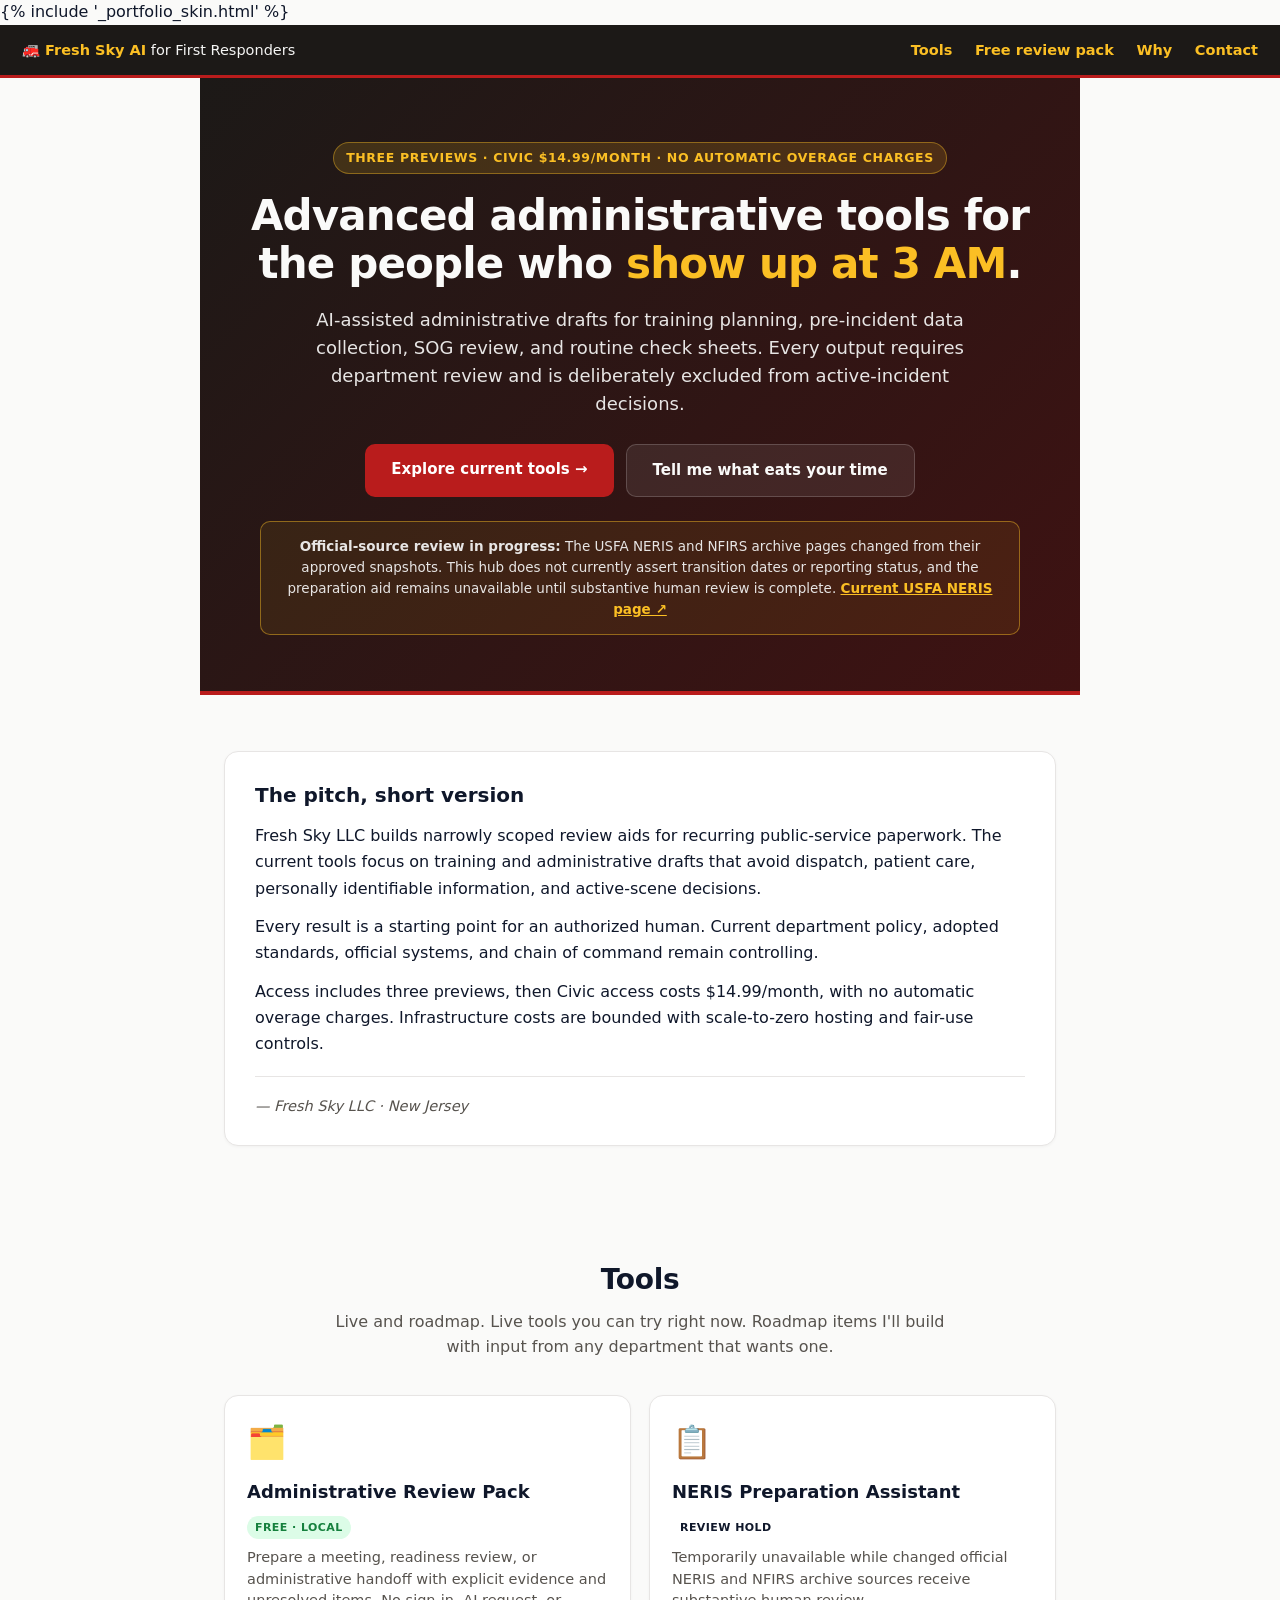
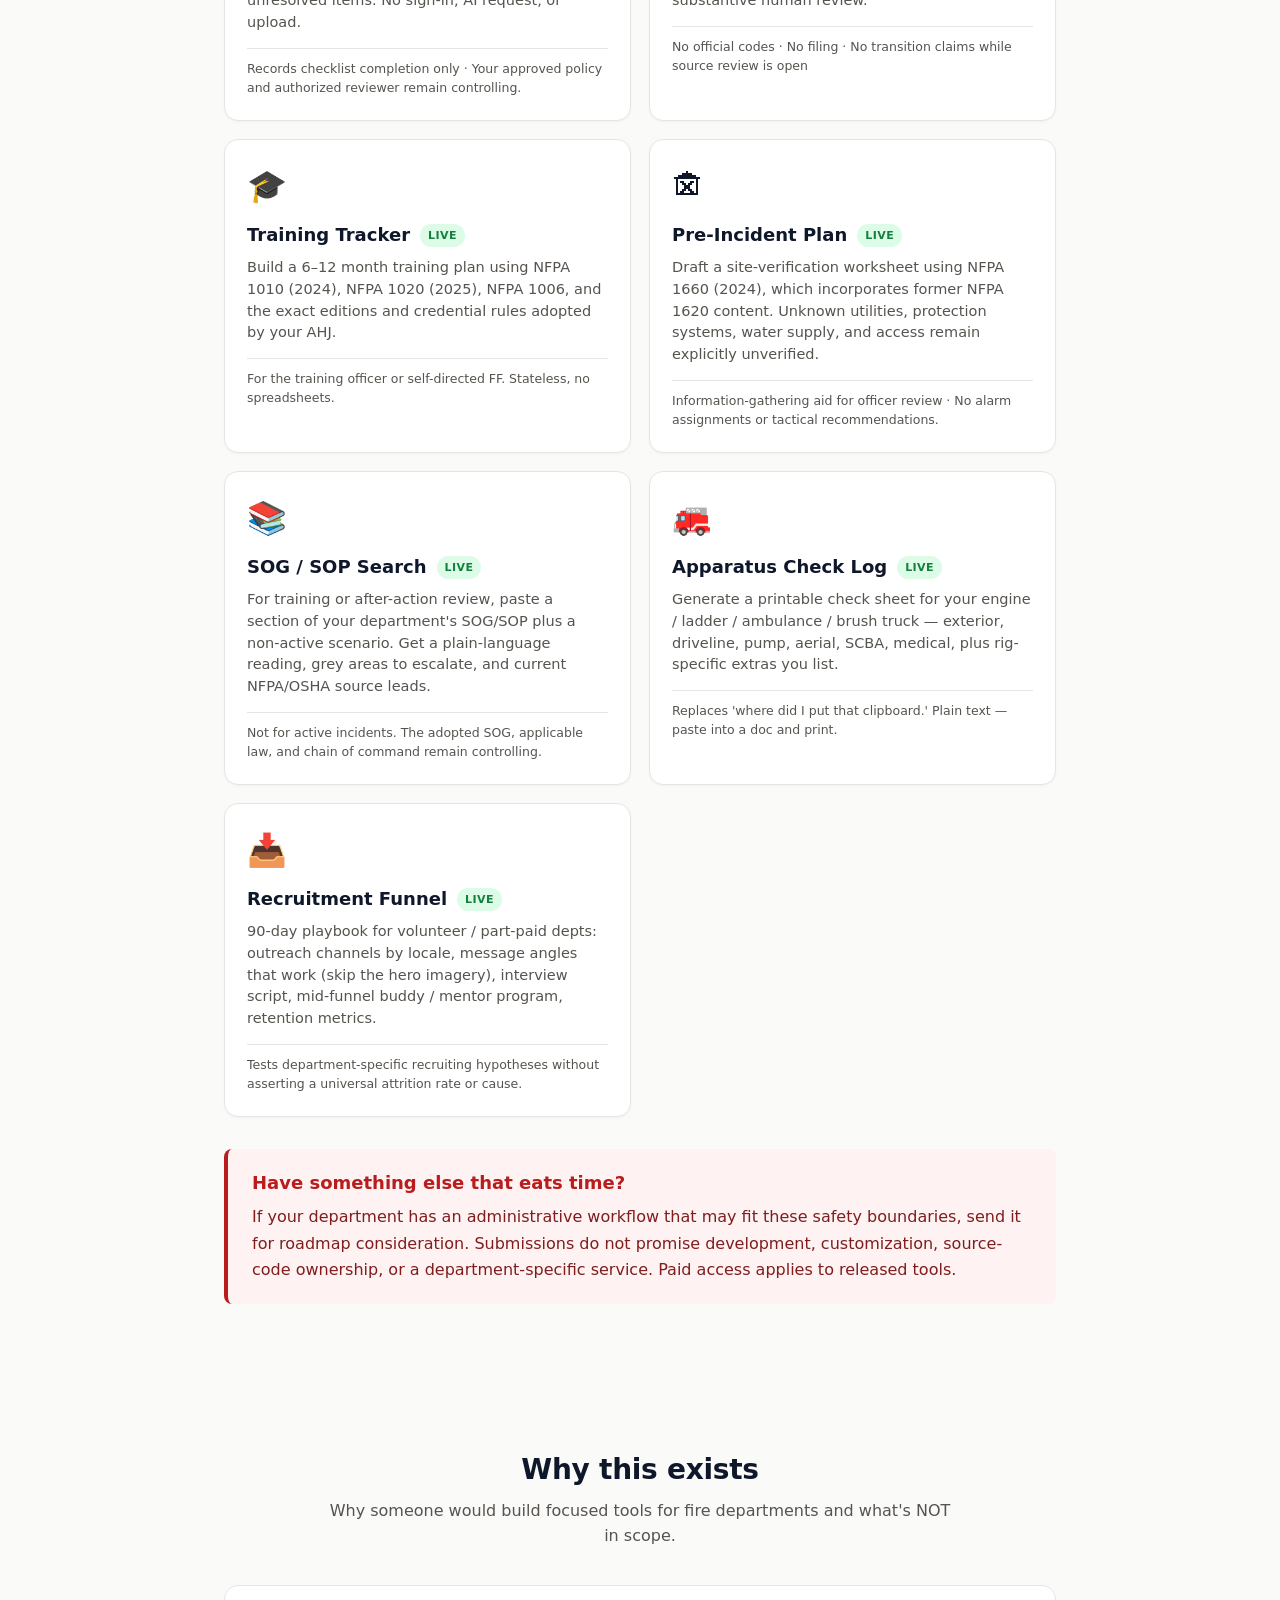
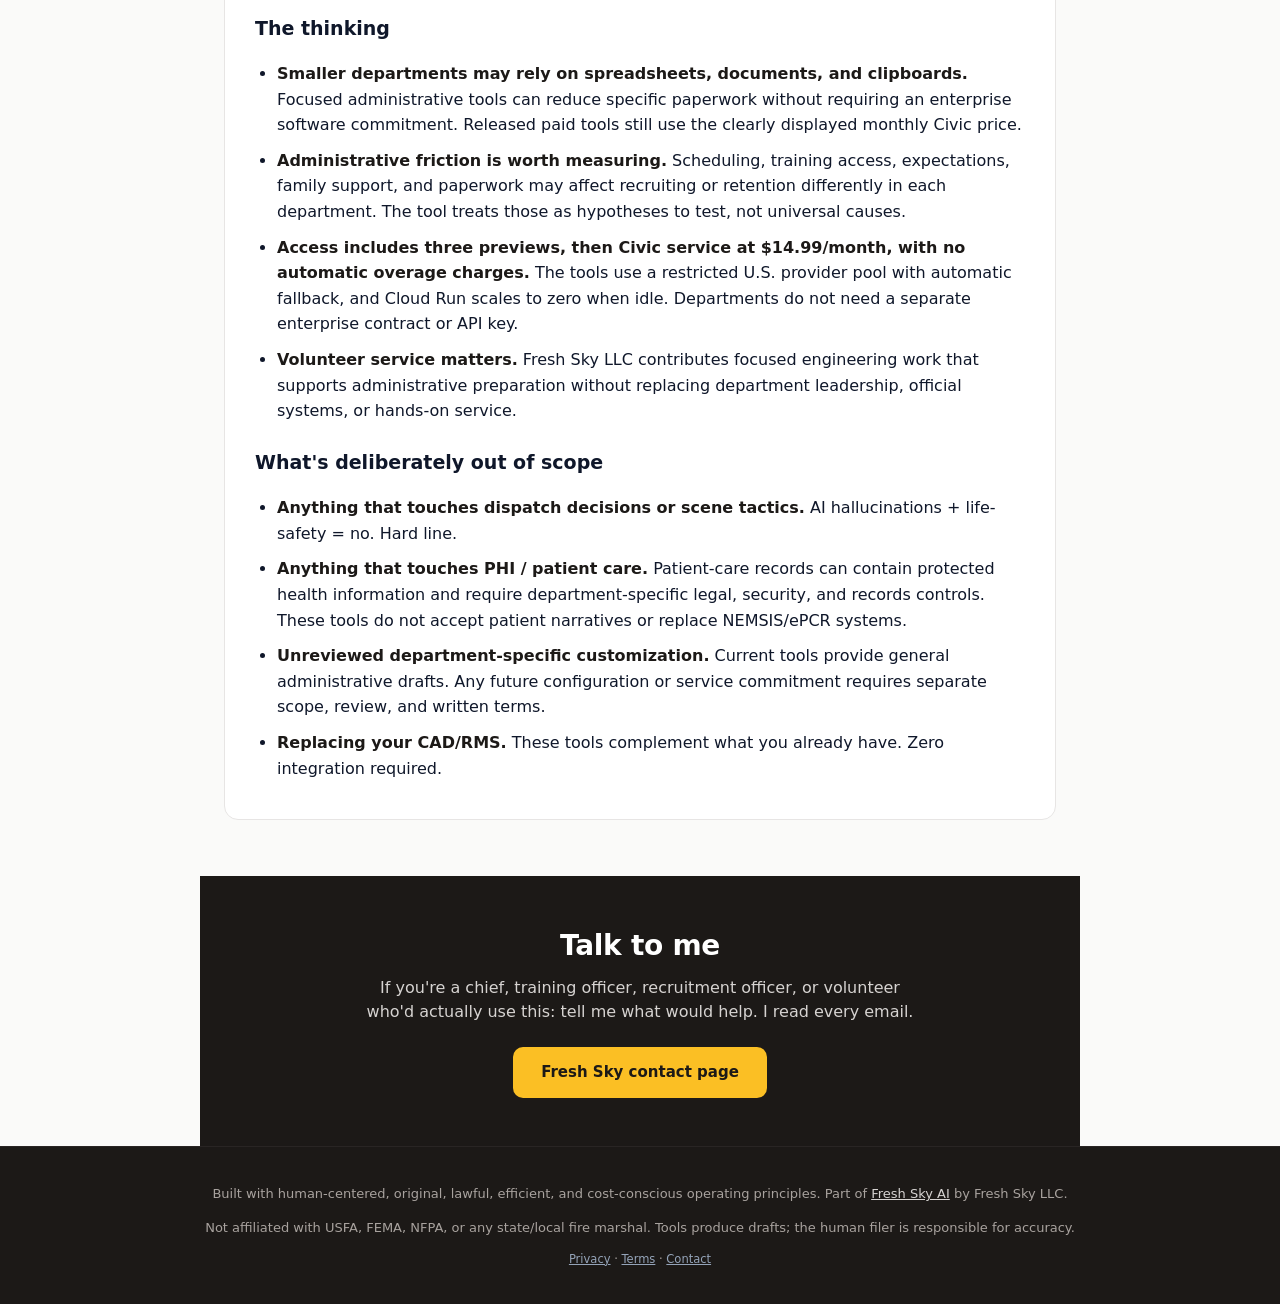
<file: templates/index.html>
<!DOCTYPE html>
<html lang="en">
<head>
  <meta charset="UTF-8">
  <title>Fresh Sky AI — Advanced administrative tools for first responders</title>
  <meta name="viewport" content="width=device-width,initial-scale=1">
  <meta name="description" content="AI-assisted administrative tools for U.S. first responders: training planning, pre-incident data collection, SOG/SOP review, and check sheets. Drafts require AHJ review; never for active-incident decisions.">
  <meta name="robots" content="index,follow">
  <link rel="canonical" href="https://firstresponder.freshskyai.com/">
  <meta property="og:type" content="website">
  <meta property="og:title" content="Fresh Sky AI — Advanced administrative tools for first responders">
  <meta property="og:description" content="Bounded administrative drafting tools for U.S. first responders. No contracts, no upsell, no PHI.">
  <meta property="og:url" content="https://firstresponder.freshskyai.com/">
  <link rel="icon" href="data:image/svg+xml,%3Csvg xmlns='http://www.w3.org/2000/svg' viewBox='0 0 100 100'%3E%3Ctext y='.9em' font-size='90'%3E🚒%3C/text%3E%3C/svg%3E">
  <style>
    :root {
      --fg:#0f172a; --bg:#fafaf9; --card:#fff; --accent:#b91c1c; --accent-hover:#991b1b;
      --border:#e7e5e4; --muted:#57534e; --gold:#fbbf24; --ink:#1c1917;
    }
    * { box-sizing:border-box; }
    body { font-family:system-ui,-apple-system,'Segoe UI',Roboto,sans-serif; background:var(--bg); color:var(--fg); margin:0; padding:0; line-height:1.55; }
    a { color:var(--accent); }

    /* Top bar */
    .topbar { background:var(--ink); color:#f5f5f4; padding:14px 22px; display:flex; justify-content:space-between; align-items:center; border-bottom:3px solid var(--accent); font-size:14.5px; }
    .topbar strong { color:var(--gold); }
    .topbar a { color:#fbbf24; text-decoration:none; font-weight:600; margin-left:18px; }
    .topbar a:hover { text-decoration:underline; }

    /* Hero */
    .hero { background:linear-gradient(135deg,#1c1917 0%,#3f1212 100%); color:#fafaf9; padding:64px 24px 56px; text-align:center; border-bottom:4px solid var(--accent); }
    .hero .badge { display:inline-block; background:rgba(251,191,36,0.15); color:var(--gold); border:1px solid rgba(251,191,36,0.4); font-size:12.5px; font-weight:700; padding:5px 12px; border-radius:99px; margin-bottom:18px; letter-spacing:0.05em; text-transform:uppercase; }
    .hero h1 { font-size:42px; line-height:1.15; margin:0 0 18px; max-width:820px; margin-left:auto; margin-right:auto; letter-spacing:-0.02em; }
    .hero h1 em { font-style:normal; color:var(--gold); }
    .hero p.lede { font-size:18px; max-width:680px; margin:0 auto 26px; color:#e7e5e4; }
    .hero .cta-row { display:flex; gap:12px; justify-content:center; flex-wrap:wrap; }
    .source-notice { max-width:760px; margin:24px auto 0; padding:14px 16px; border:1px solid rgba(251,191,36,.45); border-radius:10px; background:rgba(251,191,36,.08); color:#e7e5e4; font-size:13.5px; line-height:1.55; }
    .source-notice a { color:var(--gold); font-weight:700; }
    .btn { display:inline-block; padding:14px 26px; border-radius:10px; text-decoration:none; font-weight:600; font-size:15px; transition:transform 0.1s; }
    .btn:hover { transform:translateY(-1px); }
    .btn-primary { background:var(--accent); color:#fff; }
    .btn-primary:hover { background:var(--accent-hover); color:#fff; }
    .btn-ghost { background:rgba(255,255,255,0.08); color:#fafaf9; border:1px solid rgba(255,255,255,0.18); }
    .btn-ghost:hover { background:rgba(255,255,255,0.15); color:#fff; }

    /* Section */
    section { max-width:880px; margin:0 auto; padding:56px 24px; }
    section h2 { font-size:28px; margin:0 0 8px; letter-spacing:-0.01em; }
    section .sub { color:var(--muted); font-size:16px; max-width:640px; margin:0 auto 36px; text-align:center; }

    /* Story card */
    .story { background:var(--card); border:1px solid var(--border); border-radius:14px; padding:28px 30px; box-shadow:0 1px 3px rgba(0,0,0,.04); }
    .story h3 { margin:0 0 12px; font-size:20px; }
    .story p { margin:0 0 12px; line-height:1.65; }
    .story p:last-child { margin-bottom:0; }
    .story .signature { margin-top:18px; padding-top:18px; border-top:1px solid var(--border); font-style:italic; color:var(--muted); font-size:14.5px; }

    /* Tool cards */
    .tools { display:grid; grid-template-columns:repeat(auto-fit,minmax(280px,1fr)); gap:18px; }
    .tool { background:var(--card); border:1px solid var(--border); border-radius:14px; padding:22px; box-shadow:0 1px 3px rgba(0,0,0,.04); transition:transform 0.15s, box-shadow 0.15s; }
    a.tool { text-decoration:none; color:inherit; display:block; }
    a.tool:hover { transform:translateY(-2px); box-shadow:0 4px 14px rgba(185,28,28,.12); border-color:#fecaca; }
    .tool:hover { transform:translateY(-2px); box-shadow:0 4px 12px rgba(0,0,0,.08); }
    .tool .icon { font-size:32px; margin-bottom:10px; }
    .tool h3 { margin:0 0 6px; font-size:18px; display:flex; align-items:center; gap:10px; flex-wrap:wrap; }
    .tool .pill { font-size:11px; font-weight:700; padding:3px 8px; border-radius:99px; letter-spacing:0.04em; text-transform:uppercase; }
    .tool .pill.live { background:#dcfce7; color:#15803d; }
    .tool .pill.soon { background:#fef3c7; color:#92400e; }
    .tool p { color:var(--muted); font-size:14.5px; margin:8px 0 14px; line-height:1.5; }
    .tool a.try { display:inline-block; background:var(--accent); color:#fff; padding:9px 16px; border-radius:8px; text-decoration:none; font-weight:600; font-size:14px; }
    .tool a.try:hover { background:var(--accent-hover); }
    .tool .why { font-size:12.5px; color:var(--muted); margin-top:10px; padding-top:10px; border-top:1px solid var(--border); }

    /* Pitch box */
    .pitch { background:#fef2f2; border-left:4px solid var(--accent); padding:20px 24px; border-radius:8px; margin:32px 0; }
    .pitch h3 { margin:0 0 8px; font-size:18px; color:var(--accent); }
    .pitch p { margin:0; color:#7f1d1d; line-height:1.65; }

    /* Why list */
    .why-list { background:var(--card); border:1px solid var(--border); border-radius:14px; padding:28px 30px; }
    .why-list h3 { margin:0 0 18px; font-size:19px; }
    .why-list ul { margin:0; padding:0 0 0 22px; }
    .why-list li { margin-bottom:10px; line-height:1.6; }
    .why-list li strong { color:var(--ink); }

    /* Contact */
    .contact { text-align:center; padding:48px 24px; background:#1c1917; color:#fafaf9; }
    .contact h2 { color:#fff; }
    .contact p { color:#d6d3d1; max-width:560px; margin:0 auto 22px; }
    .contact a.email { display:inline-block; background:var(--gold); color:var(--ink); padding:14px 28px; border-radius:10px; text-decoration:none; font-weight:700; font-size:15px; }

    /* Footer */
    footer { padding:24px; text-align:center; font-size:13px; color:var(--muted); background:#1c1917; color:#a8a29e; border-top:1px solid #292524; }
    footer a { color:#d6d3d1; text-decoration:underline; }
  </style>
<style id="fs-legacy-skin" media="not all">
/* Fresh Sky AI portfolio skin — futuristic dark theme overlay. Injected
   via freshsky_common.revenue.og_snippet so every batch app picks it up
   without per-app template edits. Overrides via CSS specificity. */
:root{--fs-bg:#06091a;--fs-fg:#e2e8f0;--fs-mute:#94a3b8;--fs-card:rgba(255,255,255,0.04);--fs-border:rgba(255,255,255,0.08);--fs-accent:#6366f1;--fs-accent2:#8b5cf6;--fs-accent3:#22d3ee}
html,body{background:var(--fs-bg)!important;color:var(--fs-fg)!important}
body{background-image:radial-gradient(at 15% 8%,rgba(99,102,241,0.10) 0%,transparent 45%),radial-gradient(at 85% 30%,rgba(6,182,212,0.08) 0%,transparent 45%),radial-gradient(at 50% 95%,rgba(139,92,246,0.10) 0%,transparent 45%)!important}
body::before{content:'';position:fixed;inset:0;background-image:url("data:image/svg+xml,%3Csvg viewBox='0 0 200 200' xmlns='http://www.w3.org/2000/svg'%3E%3Cfilter id='n'%3E%3CfeTurbulence type='fractalNoise' baseFrequency='0.85' stitchTiles='stitch'/%3E%3C/filter%3E%3Crect width='100%25' height='100%25' filter='url(%23n)' opacity='0.55'/%3E%3C/svg%3E");opacity:0.025;pointer-events:none;z-index:9997;mix-blend-mode:overlay}
/* Nav / brand */
.nav,.topbar,nav,.fs-nav{background:rgba(6,9,26,0.78)!important;-webkit-backdrop-filter:blur(16px) saturate(180%);backdrop-filter:blur(16px) saturate(180%);border-bottom:1px solid var(--fs-border)!important;color:var(--fs-fg)!important}
.nav a,nav a,.brand,.fs-nav a{color:var(--fs-fg)!important}
.nav a.brand,nav a.brand,.brand,.fs-nav .brand{color:#fff!important;font-weight:700}
/* Hero */
header,.hero,.fs-hero{background:transparent!important;color:var(--fs-fg)!important;position:relative}
.hero h1,header h1,.fs-hero h1{color:#fff!important;background:linear-gradient(135deg,#fff 0%,#c7d2fe 100%);-webkit-background-clip:text;background-clip:text;-webkit-text-fill-color:transparent}
.hero p,header p,.fs-hero p,.sub,.hero-desc{color:var(--fs-mute)!important}
.hero-pills,.fs-hero-badges,.hero-badges{margin-top:14px}
.pill,.fs-hero-pill,.badge-pill,.hero-pill,.badge{background:rgba(255,255,255,0.06)!important;color:var(--fs-fg)!important;border:1px solid var(--fs-border)!important;-webkit-backdrop-filter:blur(8px);backdrop-filter:blur(8px)}
/* Cards */
.card,.tool,.feature-card,.step-card,main section,.landing-section{background:var(--fs-card)!important;border:1px solid var(--fs-border)!important;color:var(--fs-fg)!important;-webkit-backdrop-filter:blur(8px);backdrop-filter:blur(8px);border-radius:14px!important}
.card h1,.card h2,.card h3,.tool h2,.tool h3{color:#fff!important}
.tool h2,.tool h3,.feature-card h3,.step-card h3,.section-title{color:#fff!important}
.muted,.hint,.section-subtitle,.note{color:var(--fs-mute)!important}
/* Inputs */
input,textarea,select,.input{background:rgba(255,255,255,0.05)!important;color:var(--fs-fg)!important;border:1px solid var(--fs-border)!important}
input:focus,textarea:focus,select:focus,.input:focus{outline:2px solid var(--fs-accent)!important;border-color:var(--fs-accent)!important;background:rgba(255,255,255,0.07)!important}
input::placeholder,textarea::placeholder{color:#64748b!important}
/* Buttons */
.btn,.btn-primary,button.primary,.landing-cta,button[type=submit]{background:linear-gradient(135deg,var(--fs-accent) 0%,var(--fs-accent2) 100%)!important;color:#fff!important;border:none!important;box-shadow:0 4px 20px rgba(99,102,241,0.3)!important;border-radius:10px!important;font-weight:600!important;transition:transform .15s,box-shadow .15s!important}
.btn:hover,.btn-primary:hover,button.primary:hover,.landing-cta:hover{transform:translateY(-2px)!important;box-shadow:0 8px 28px rgba(99,102,241,0.5),0 0 32px rgba(139,92,246,0.3)!important}
.btn:disabled,.btn-primary:disabled,button:disabled{opacity:.5!important;cursor:not-allowed!important;transform:none!important}
/* Output / result */
.output,.result,.result-box,pre{background:rgba(255,255,255,0.03)!important;color:var(--fs-fg)!important;border:1px solid var(--fs-border)!important;border-radius:10px!important}
.output.error,.result-box.error{background:rgba(239,68,68,0.08)!important;border-color:rgba(239,68,68,0.3)!important;color:#fca5a5!important}
/* Footer */
footer,.foot,.footer{background:rgba(0,0,0,0.3)!important;border-top:1px solid var(--fs-border)!important;color:var(--fs-mute)!important}
footer a,.foot a,.footer a{color:var(--fs-fg)!important}
/* Tables */
table th{background:rgba(99,102,241,0.15)!important;color:#fff!important}
table td{color:var(--fs-fg)!important;border-color:var(--fs-border)!important}
table tr:hover td{background:rgba(255,255,255,0.04)!important}
/* Links */
a{color:#a78bfa}
a:hover{color:#c4b5fd}
.disclaimer,.cta-footnote{color:var(--fs-mute)!important}
/* Tabs (EduSafeAI-style) */
.tabs button{background:rgba(255,255,255,0.04)!important;color:var(--fs-fg)!important;border:1px solid var(--fs-border)!important}
.tabs button.active{background:linear-gradient(135deg,var(--fs-accent),var(--fs-accent2))!important;color:#fff!important;border-color:transparent!important}
/* Stats strip */
.landing-stats-strip,.stats-row{background:rgba(255,255,255,0.04)!important;border:1px solid var(--fs-border)!important;border-radius:14px!important}
.landing-stat-num,.stat-num{color:#fff!important}
/* Feature tags / category badges */
.feature-tag,.cat-badge,.tag{background:rgba(99,102,241,0.15)!important;color:#a5b4fc!important;border:1px solid rgba(99,102,241,0.25)!important}
</style>
{% include '_portfolio_skin.html' %}
</head>
<body>
  <nav class="topbar" aria-label="Primary navigation">
    <span><strong>🚒 Fresh Sky AI</strong> for First Responders</span>
    <span><a href="#tools">Tools</a> <a href="/review-pack">Free review pack</a> <a href="#why">Why</a> <a href="https://www.freshskyai.com/contact" target="_blank" rel="noopener">Contact</a></span>
  </nav>

  <main>

  <section class="hero">
    <span class="badge">Three previews · Civic $14.99/month · No automatic overage charges</span>
    <h1>Advanced administrative tools for the people who <em>show up at 3 AM</em>.</h1>
    <p class="lede">AI-assisted administrative drafts for training planning, pre-incident data collection, SOG review, and routine check sheets. Every output requires department review and is deliberately excluded from active-incident decisions.</p>
    <div class="cta-row">
      <a class="btn btn-primary" href="#tools">Explore current tools →</a>
      <a class="btn btn-ghost" href="https://www.freshskyai.com/contact" target="_blank" rel="noopener">Tell me what eats your time</a>
    </div>
    <div class="source-notice">
      <strong>Official-source review in progress:</strong> The USFA NERIS and NFIRS archive pages changed from their approved snapshots. This hub does not currently assert transition dates or reporting status, and the preparation aid remains unavailable until substantive human review is complete.
      <a href="https://www.usfa.fema.gov/neris/" target="_blank" rel="noopener">Current USFA NERIS page ↗</a>
    </div>
  </section>

  <section>
    <div class="story">
      <h3>The pitch, short version</h3>
      <p>Fresh Sky LLC builds narrowly scoped review aids for recurring public-service paperwork. The current tools focus on training and administrative drafts that avoid dispatch, patient care, personally identifiable information, and active-scene decisions.</p>
      <p>Every result is a starting point for an authorized human. Current department policy, adopted standards, official systems, and chain of command remain controlling.</p>
      <p>Access includes three previews, then Civic access costs $14.99/month, with no automatic overage charges. Infrastructure costs are bounded with scale-to-zero hosting and fair-use controls.</p>
      <div class="signature">— Fresh Sky LLC · New Jersey</div>
    </div>
  </section>

  <section id="tools">
    <h2 style="text-align:center;">Tools</h2>
    <p class="sub">Live and roadmap. Live tools you can try right now. Roadmap items I'll build with input from any department that wants one.</p>

    <div class="tools">
      <a class="tool" href="/review-pack">
        <div class="icon">🗂️</div>
        <h3>Administrative Review Pack <span class="pill live">Free · local</span></h3>
        <p>Prepare a meeting, readiness review, or administrative handoff with explicit evidence and unresolved items. No sign-in, AI request, or upload.</p>
        <div class="why">Records checklist completion only · Your approved policy and authorized reviewer remain controlling.</div>
      </a>

      <div class="tool">
        <div class="icon">📋</div>
        <h3>NERIS Preparation Assistant <span class="pill">Review hold</span></h3>
        <p>Temporarily unavailable while changed official NERIS and NFIRS archive sources receive substantive human review.</p>
        <div class="why">No official codes · No filing · No transition claims while source review is open</div>
      </div>

      <a class="tool" href="/tools/training-tracker">
        <div class="icon">🎓</div>
        <h3>Training Tracker <span class="pill live">Live</span></h3>
        <p>Build a 6–12 month training plan using NFPA 1010 (2024), NFPA 1020 (2025), NFPA 1006, and the exact editions and credential rules adopted by your AHJ.</p>
        <div class="why">For the training officer or self-directed FF. Stateless, no spreadsheets.</div>
      </a>

      <a class="tool" href="/tools/pre-incident">
        <div class="icon">🏚</div>
        <h3>Pre-Incident Plan <span class="pill live">Live</span></h3>
        <p>Draft a site-verification worksheet using NFPA 1660 (2024), which incorporates former NFPA 1620 content. Unknown utilities, protection systems, water supply, and access remain explicitly unverified.</p>
        <div class="why">Information-gathering aid for officer review · No alarm assignments or tactical recommendations.</div>
      </a>

      <a class="tool" href="/tools/sog-search">
        <div class="icon">📚</div>
        <h3>SOG / SOP Search <span class="pill live">Live</span></h3>
        <p>For training or after-action review, paste a section of your department's SOG/SOP plus a non-active scenario. Get a plain-language reading, grey areas to escalate, and current NFPA/OSHA source leads.</p>
        <div class="why">Not for active incidents. The adopted SOG, applicable law, and chain of command remain controlling.</div>
      </a>

      <a class="tool" href="/tools/apparatus-check">
        <div class="icon">🚒</div>
        <h3>Apparatus Check Log <span class="pill live">Live</span></h3>
        <p>Generate a printable check sheet for your engine / ladder / ambulance / brush truck — exterior, driveline, pump, aerial, SCBA, medical, plus rig-specific extras you list.</p>
        <div class="why">Replaces 'where did I put that clipboard.' Plain text — paste into a doc and print.</div>
      </a>

      <a class="tool" href="/tools/recruitment">
        <div class="icon">📥</div>
        <h3>Recruitment Funnel <span class="pill live">Live</span></h3>
        <p>90-day playbook for volunteer / part-paid depts: outreach channels by locale, message angles that work (skip the hero imagery), interview script, mid-funnel buddy / mentor program, retention metrics.</p>
        <div class="why">Tests department-specific recruiting hypotheses without asserting a universal attrition rate or cause.</div>
      </a>
    </div>

    <div class="pitch">
      <h3>Have something else that eats time?</h3>
      <p>If your department has an administrative workflow that may fit these safety boundaries, send it for roadmap consideration. Submissions do not promise development, customization, source-code ownership, or a department-specific service. Paid access applies to released tools.</p>
    </div>
  </section>

  <section id="why">
    <h2 style="text-align:center;">Why this exists</h2>
    <p class="sub">Why someone would build focused tools for fire departments and what's NOT in scope.</p>

    <div class="why-list">
      <h3>The thinking</h3>
      <ul>
        <li><strong>Smaller departments may rely on spreadsheets, documents, and clipboards.</strong> Focused administrative tools can reduce specific paperwork without requiring an enterprise software commitment. Released paid tools still use the clearly displayed monthly Civic price.</li>
        <li><strong>Administrative friction is worth measuring.</strong> Scheduling, training access, expectations, family support, and paperwork may affect recruiting or retention differently in each department. The tool treats those as hypotheses to test, not universal causes.</li>
        <li><strong>Access includes three previews, then Civic service at $14.99/month, with no automatic overage charges.</strong> The tools use a restricted U.S. provider pool with automatic fallback, and Cloud Run scales to zero when idle. Departments do not need a separate enterprise contract or API key.</li>
        <li><strong>Volunteer service matters.</strong> Fresh Sky LLC contributes focused engineering work that supports administrative preparation without replacing department leadership, official systems, or hands-on service.</li>
      </ul>
      <h3 style="margin-top:24px;">What's deliberately out of scope</h3>
      <ul>
        <li><strong>Anything that touches dispatch decisions or scene tactics.</strong> AI hallucinations + life-safety = no. Hard line.</li>
        <li><strong>Anything that touches PHI / patient care.</strong> Patient-care records can contain protected health information and require department-specific legal, security, and records controls. These tools do not accept patient narratives or replace NEMSIS/ePCR systems.</li>
        <li><strong>Unreviewed department-specific customization.</strong> Current tools provide general administrative drafts. Any future configuration or service commitment requires separate scope, review, and written terms.</li>
        <li><strong>Replacing your CAD/RMS.</strong> These tools complement what you already have. Zero integration required.</li>
      </ul>
    </div>
  </section>

  <section id="contact" class="contact">
    <h2>Talk to me</h2>
    <p>If you're a chief, training officer, recruitment officer, or volunteer who'd actually use this: tell me what would help. I read every email.</p>
    <a class="email" href="https://www.freshskyai.com/contact" target="_blank" rel="noopener">Fresh Sky contact page</a>
  </section>

  </main>

  <footer>
    <p>Built with human-centered, original, lawful, efficient, and cost-conscious operating principles. Part of <a href="https://www.freshskyai.com" target="_blank" rel="noopener">Fresh Sky AI</a> by Fresh Sky LLC.</p>
    <p>Not affiliated with USFA, FEMA, NFPA, or any state/local fire marshal. Tools produce drafts; the human filer is responsible for accuracy.</p>
      <p style="margin-top:8px;font-size:11.5px;"><a href="/privacy" style="color:#94a3b8;text-decoration:underline;">Privacy</a> · <a href="/terms" style="color:#94a3b8;text-decoration:underline;">Terms</a> · <a href="https://www.freshskyai.com/contact" target="_blank" rel="noopener" style="color:#94a3b8;text-decoration:underline;">Contact</a></p>
  </footer>
</body>
</html>
</file>
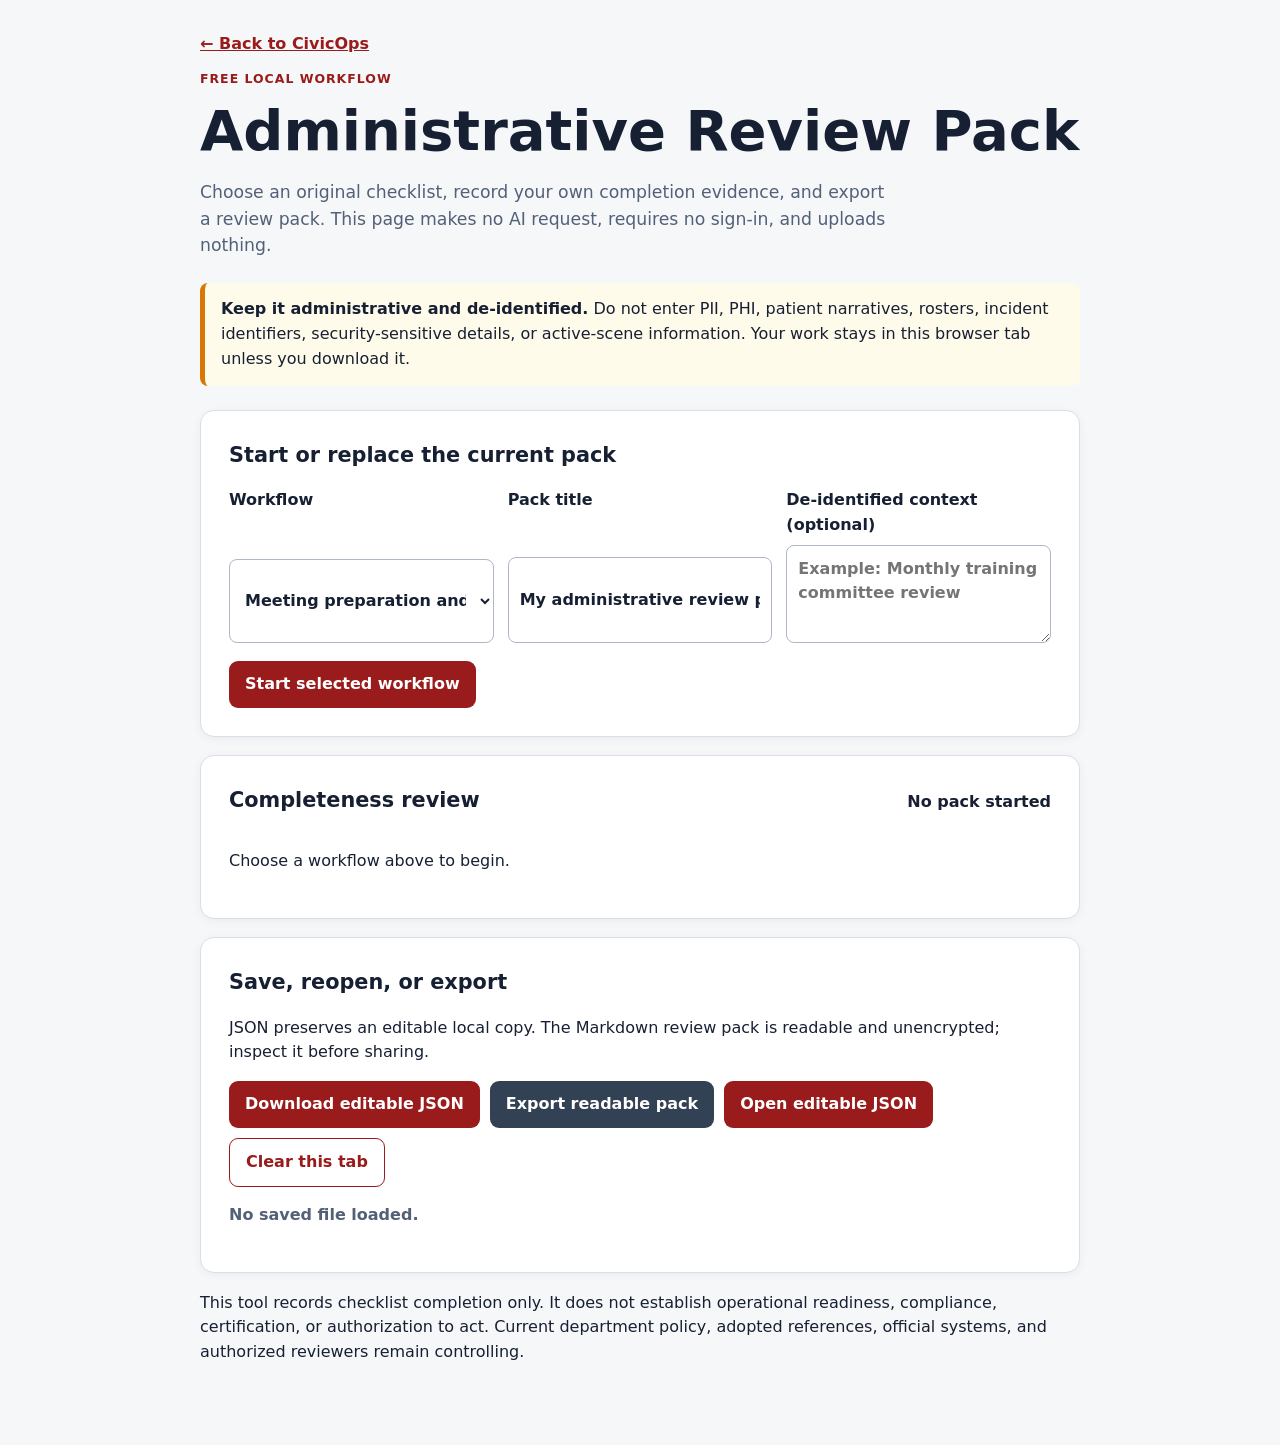
<file: templates/review_pack.html>
<!doctype html>
<html lang="en">
<head>
  <meta charset="utf-8">
  <meta name="viewport" content="width=device-width,initial-scale=1">
  <title>Free Administrative Review Pack — FreshSky CivicOps</title>
  <meta name="description" content="Build a local meeting, readiness, or administrative handoff review pack without sign-in, AI usage, or uploads.">
  <link rel="canonical" href="https://firstresponder.freshskyai.com/review-pack">
  <link rel="stylesheet" href="/static/review_pack.css">
  <script type="module" src="/static/review_pack.mjs"></script>
</head>
<body>
<main class="pack-shell">
  <a class="pack-back" href="/">← Back to CivicOps</a>
  <p class="pack-eyebrow">FREE LOCAL WORKFLOW</p>
  <h1>Administrative Review Pack</h1>
  <p class="pack-lede">Choose an original checklist, record your own completion evidence, and export a review pack. This page makes no AI request, requires no sign-in, and uploads nothing.</p>
  <div class="pack-notice" role="note"><strong>Keep it administrative and de-identified.</strong> Do not enter PII, PHI, patient narratives, rosters, incident identifiers, security-sensitive details, or active-scene information. Your work stays in this browser tab unless you download it.</div>

  <section class="pack-card" aria-labelledby="pack-start-title">
    <h2 id="pack-start-title">Start or replace the current pack</h2>
    <div class="pack-fields">
      <label>Workflow
        <select id="pack-type">
          <option value="meeting_review">Meeting preparation and action review</option>
          <option value="readiness_review">Administrative readiness review</option>
          <option value="report_handoff">Administrative report handoff</option>
        </select>
      </label>
      <label>Pack title
        <input id="pack-title" maxlength="160" value="My administrative review pack">
      </label>
      <label>De-identified context (optional)
        <textarea id="pack-context" maxlength="500" rows="3" placeholder="Example: Monthly training committee review"></textarea>
      </label>
    </div>
    <button id="start-pack" type="button">Start selected workflow</button>
  </section>

  <section class="pack-card" aria-labelledby="pack-review-title">
    <div class="pack-heading-row"><h2 id="pack-review-title">Completeness review</h2><strong id="pack-summary">No pack started</strong></div>
    <div id="pack-items"><p>Choose a workflow above to begin.</p></div>
  </section>

  <section class="pack-card" aria-labelledby="pack-save-title">
    <h2 id="pack-save-title">Save, reopen, or export</h2>
    <p>JSON preserves an editable local copy. The Markdown review pack is readable and unencrypted; inspect it before sharing.</p>
    <div class="pack-actions">
      <button id="save-pack" type="button">Download editable JSON</button>
      <button id="export-pack" type="button" class="secondary">Export readable pack</button>
      <label class="pack-open">Open editable JSON<input id="open-pack" type="file" accept="application/json,.json"></label>
      <button id="clear-pack" type="button" class="danger">Clear this tab</button>
    </div>
    <p id="pack-status" role="status" aria-live="polite">No saved file loaded.</p>
  </section>

  <p>This tool records checklist completion only. It does not establish operational readiness, compliance, certification, or authorization to act. Current department policy, adopted references, official systems, and authorized reviewers remain controlling.</p>
</main>
</body>
</html>
</file>
<file: static/review_pack.css>
:root{--pack-ink:#172033;--pack-muted:#526078;--pack-card:#fff;--pack-line:#d9dee7;--pack-red:#991b1b;--pack-red-dark:#7f1d1d;--pack-focus:#1d4ed8}
*{box-sizing:border-box}body{margin:0;background:#f6f7f9}.pack-shell{max-width:920px;margin:0 auto;padding:32px 20px 64px;color:var(--pack-ink);font-family:system-ui,-apple-system,"Segoe UI",sans-serif;line-height:1.55}.pack-shell h1{font-size:clamp(2rem,7vw,3.5rem);line-height:1.08;margin:.2rem 0 1rem}.pack-shell h2{font-size:1.3rem;margin-top:0}.pack-eyebrow{font-weight:800;letter-spacing:.08em;color:var(--pack-red);font-size:.78rem}.pack-lede{max-width:700px;color:var(--pack-muted);font-size:1.08rem}.pack-notice{border-left:5px solid #d97706;background:#fffbeb;padding:14px 16px;margin:24px 0;border-radius:8px}.pack-card{background:var(--pack-card);border:1px solid var(--pack-line);border-radius:14px;padding:clamp(18px,4vw,28px);margin:18px 0;box-shadow:0 2px 10px rgba(15,23,42,.05)}.pack-fields{display:grid;grid-template-columns:repeat(auto-fit,minmax(min(100%,240px),1fr));gap:14px;margin-bottom:18px}.pack-fields label,.pack-item label{display:grid;gap:7px;font-weight:700}.pack-fields input,.pack-fields select,.pack-fields textarea,.pack-item textarea{width:100%;font:inherit;padding:11px;border:1px solid #aeb7c5;border-radius:8px;background:#fff;color:var(--pack-ink)}.pack-heading-row{display:flex;align-items:baseline;justify-content:space-between;gap:16px;flex-wrap:wrap}.pack-item{border-top:1px solid var(--pack-line);padding:18px 0}.pack-item label{grid-template-columns:auto 1fr;align-items:start}.pack-item input[type=checkbox]{width:1.35rem;height:1.35rem}.pack-item textarea{margin-top:10px}.pack-actions{display:flex;flex-wrap:wrap;gap:10px;align-items:center}.pack-shell button,.pack-open{border:0;border-radius:9px;background:var(--pack-red);color:#fff;padding:11px 16px;font:inherit;font-weight:750;cursor:pointer}.pack-shell button:hover,.pack-open:hover{background:var(--pack-red-dark)}.pack-shell button.secondary{background:#334155}.pack-shell button.danger{background:#fff;color:#991b1b;border:1px solid #991b1b}.pack-open input{position:absolute;inline-size:1px;block-size:1px;opacity:0}.pack-shell :focus-visible{outline:3px solid var(--pack-focus);outline-offset:3px}#pack-status{min-height:1.5em;color:var(--pack-muted);font-weight:650}.pack-back{color:var(--pack-red);font-weight:750}@media(max-width:520px){.pack-shell{padding-inline:14px}.pack-card{border-radius:10px}.pack-actions>*{width:100%;text-align:center}}@media(prefers-reduced-motion:reduce){*{scroll-behavior:auto!important;transition:none!important}}
</file>
